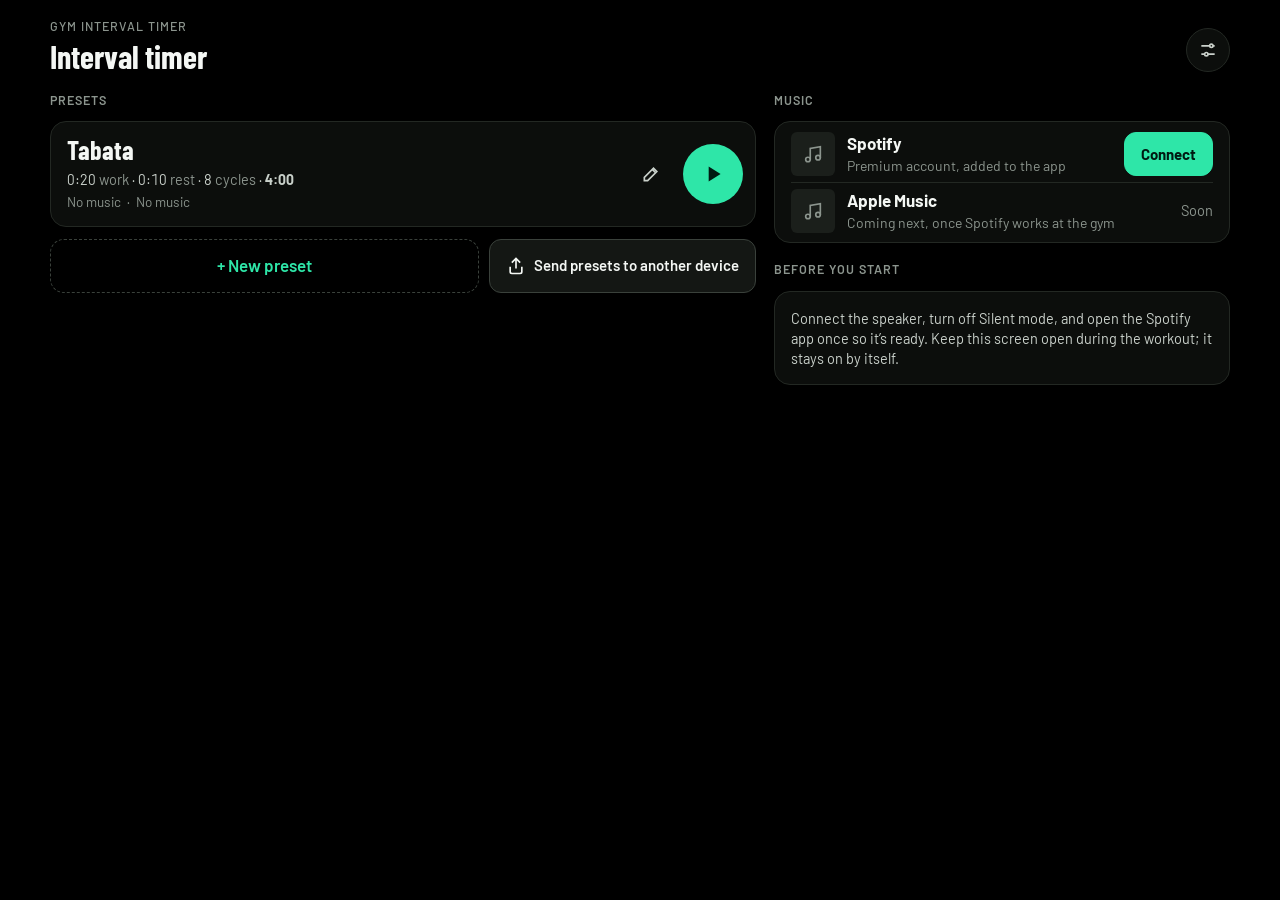
<file: index.html>
<!doctype html>
<html lang="en">
<head>
<meta charset="utf-8">
<meta name="viewport" content="width=device-width, initial-scale=1, viewport-fit=cover">
<meta name="apple-mobile-web-app-capable" content="yes">
<meta name="mobile-web-app-capable" content="yes">
<meta name="apple-mobile-web-app-status-bar-style" content="black">
<meta name="apple-mobile-web-app-title" content="Interval Timer">
<meta name="theme-color" content="#000000">
<title>Interval Timer</title>
<link rel="preconnect" href="https://fonts.googleapis.com">
<link rel="stylesheet" href="https://fonts.googleapis.com/css2?family=Barlow+Condensed:wght@600;700&family=Barlow:wght@400;500;600;700&display=swap">
<link rel="manifest" href="manifest.webmanifest">
<link rel="apple-touch-icon" href="icons/apple-touch-icon.png">
<link rel="icon" type="image/png" sizes="32x32" href="icons/favicon-32.png">
<link rel="stylesheet" href="app.css">
<script src="config.js"></script>
</head>
<body>
<main class="app" id="app"></main>
<script type="module" src="js/app.js"></script>
</body>
</html>
</file>
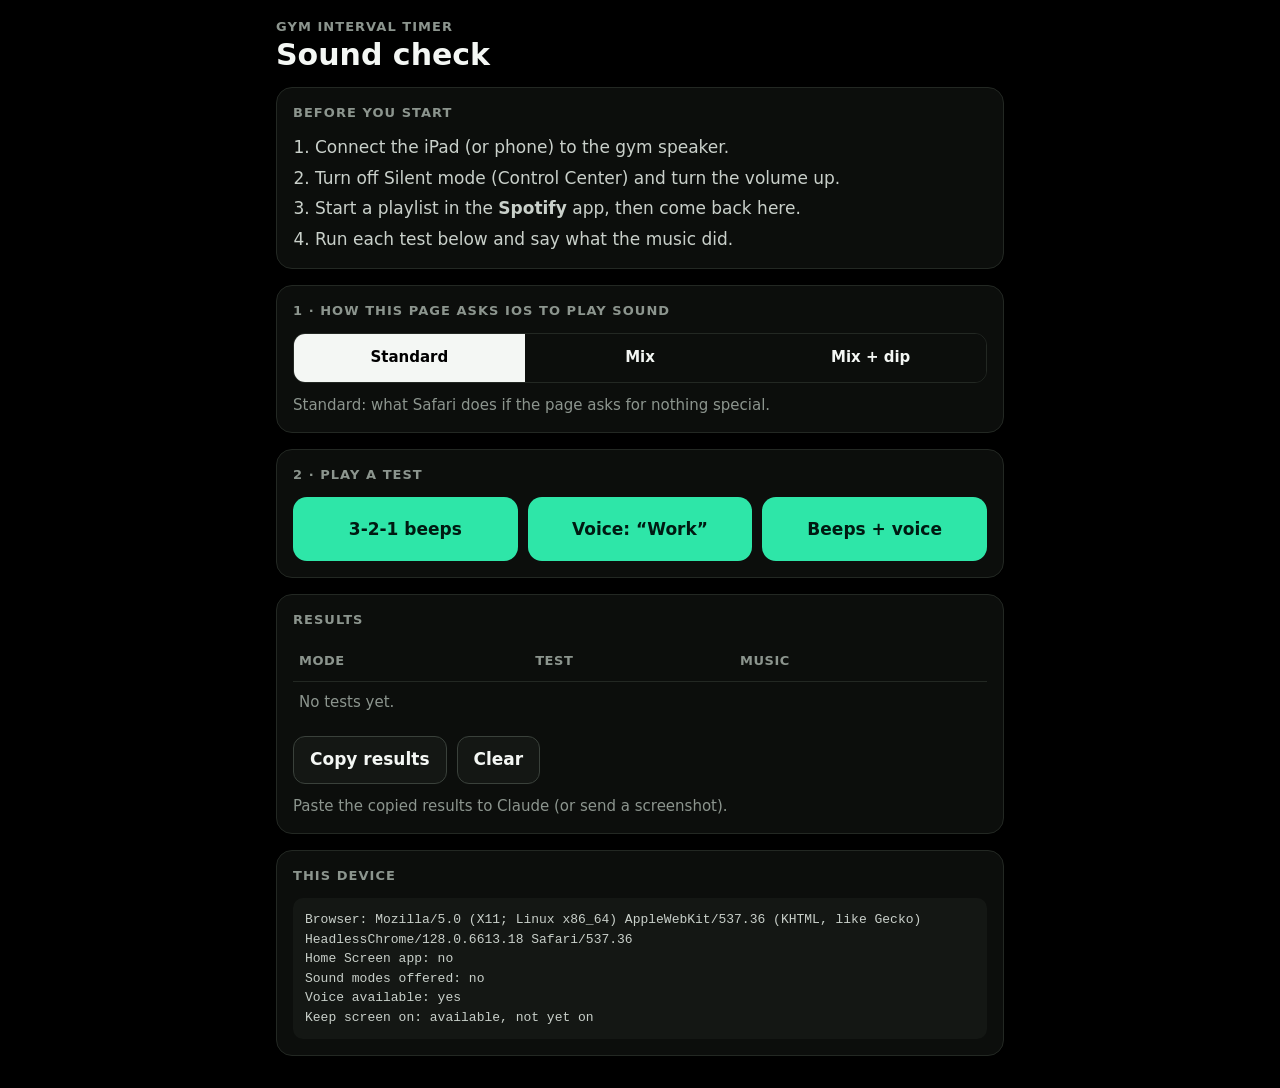
<file: soundcheck/index.html>
<!doctype html>
<html lang="en">
<head>
<meta charset="utf-8">
<meta name="viewport" content="width=device-width, initial-scale=1, viewport-fit=cover">
<meta name="apple-mobile-web-app-capable" content="yes">
<meta name="theme-color" content="#000000">
<title>Sound check · Gym Interval Timer</title>
<style>
:root{--bg:#000;--surface:#0C0E0C;--sunk:#141714;--line:#232823;--line2:#3a413b;--fg:#F4F7F4;--soft:#C9D0CA;--muted:#8C958E;--mint:#2EE6A8;--ink:#001A12;--blue:#5B8CFF;--red:#FF6B5E;--yellow:#FFD23F;color-scheme:dark}
*{box-sizing:border-box}
html,body{margin:0;background:var(--bg);color:var(--fg);font:17px/1.45 -apple-system,system-ui,sans-serif;-webkit-tap-highlight-color:transparent}
button{font:inherit;color:inherit;cursor:pointer}
.wrap{max-width:760px;margin:0 auto;padding:calc(16px + env(safe-area-inset-top)) 16px calc(32px + env(safe-area-inset-bottom));display:flex;flex-direction:column;gap:16px}
h1{margin:4px 0 0;font-size:30px;line-height:1.1}
h1 small{display:block;font-size:13px;font-weight:600;color:var(--muted);letter-spacing:.08em;text-transform:uppercase;margin-bottom:4px}
.card{background:var(--surface);border:1px solid var(--line);border-radius:16px;padding:16px;display:flex;flex-direction:column;gap:12px}
.lab{font-size:13px;font-weight:600;letter-spacing:.08em;text-transform:uppercase;color:var(--muted);margin:0}
ol{margin:0;padding-left:22px;display:flex;flex-direction:column;gap:6px;color:var(--soft)}
p{margin:0}
.muted{color:var(--muted);font-size:15px}
.seg{display:flex;border:1px solid var(--line);border-radius:12px;overflow:hidden}
.seg button{flex:1;min-height:48px;border:0;background:var(--surface);font-weight:600;font-size:15px}
.seg button.on{background:var(--fg);color:#000}
.tests{display:grid;grid-template-columns:repeat(3,minmax(0,1fr));gap:10px}
.big{min-height:64px;border-radius:14px;border:0;background:var(--mint);color:var(--ink);font-weight:700;font-size:17px}
.big:disabled{opacity:.5}
.ask{display:none;flex-direction:column;gap:10px;border:2px solid var(--yellow);border-radius:14px;padding:14px}
.ask.show{display:flex}
.ask b{font-size:17px}
.answers{display:grid;grid-template-columns:repeat(2,minmax(0,1fr));gap:8px}
.answers button{min-height:52px;border-radius:12px;border:1px solid var(--line2);background:var(--sunk);font-weight:600;font-size:15px}
table{width:100%;border-collapse:collapse;font-size:15px}
th,td{text-align:left;padding:10px 6px;border-top:1px solid var(--line)}
th{color:var(--muted);font-weight:600;font-size:13px;letter-spacing:.04em;text-transform:uppercase;border-top:0}
td.r{font-weight:600}
.good{color:var(--mint)}.meh{color:var(--yellow)}.bad{color:var(--red)}
.row{display:flex;gap:10px;flex-wrap:wrap}
.btn{min-height:48px;padding:0 16px;border-radius:12px;border:1px solid var(--line2);background:var(--sunk);font-weight:600}
pre{margin:0;white-space:pre-wrap;font:13px/1.5 ui-monospace,Menlo,monospace;color:var(--soft);background:var(--sunk);border-radius:10px;padding:12px}
@media (max-width:480px){.tests{grid-template-columns:1fr}}
</style>
</head>
<body>
<main class="wrap">
<h1><small>Gym Interval Timer</small>Sound check</h1>

<section class="card">
<p class="lab">Before you start</p>
<ol>
<li>Connect the iPad (or phone) to the gym speaker.</li>
<li>Turn off Silent mode (Control Center) and turn the volume up.</li>
<li>Start a playlist in the <b>Spotify</b> app, then come back here.</li>
<li>Run each test below and say what the music did.</li>
</ol>
</section>

<section class="card">
<p class="lab">1 · How this page asks iOS to play sound</p>
<div class="seg" id="types" role="radiogroup" aria-label="Sound mode">
<button data-t="auto" class="on" role="radio" aria-checked="true">Standard</button>
<button data-t="ambient" role="radio" aria-checked="false">Mix</button>
<button data-t="transient" role="radio" aria-checked="false">Mix + dip</button>
</div>
<p class="muted" id="typenote"></p>
</section>

<section class="card">
<p class="lab">2 · Play a test</p>
<div class="tests">
<button class="big" data-test="beeps">3-2-1 beeps</button>
<button class="big" data-test="voice">Voice: “Work”</button>
<button class="big" data-test="both">Beeps + voice</button>
</div>
<div class="ask" id="ask" aria-live="polite">
<b id="askq">What did the Spotify music do?</b>
<div class="answers">
<button data-a="kept">Kept playing, cue on top</button>
<button data-a="dipped">Got quieter during the cue</button>
<button data-a="paused">Paused or stopped</button>
<button data-a="silent">Didn’t hear the cue</button>
</div>
</div>
</section>

<section class="card">
<p class="lab">Results</p>
<table><thead><tr><th>Mode</th><th>Test</th><th>Music</th></tr></thead><tbody id="results"><tr><td colspan="3" class="muted">No tests yet.</td></tr></tbody></table>
<div class="row"><button class="btn" id="copy">Copy results</button><button class="btn" id="clear">Clear</button></div>
<p class="muted">Paste the copied results to Claude (or send a screenshot).</p>
</section>

<section class="card">
<p class="lab">This device</p>
<pre id="dev"></pre>
</section>
</main>

<script>
(() => {
  'use strict';
  const $ = s => document.querySelector(s);
  const NOTES = {
    auto: 'Standard: what Safari does if the page asks for nothing special.',
    ambient: 'Mix: asks iOS to play the cues alongside other apps’ audio.',
    transient: 'Mix + dip: asks iOS to play the cues on top and lower other audio while they play.'
  };
  const LABEL = { auto: 'Standard', ambient: 'Mix', transient: 'Mix + dip' };
  const TEST = { beeps: '3-2-1 beeps', voice: 'Voice', both: 'Beeps + voice' };
  const ANS = { kept: ['Kept playing', 'good'], dipped: ['Got quieter', 'good'], paused: ['Paused', 'bad'], silent: ['No cue heard', 'bad'] };
  const hasSession = !!(navigator.audioSession && 'type' in navigator.audioSession);
  let type = 'auto', last = null, results = [], wake = null;

  try { results = JSON.parse(localStorage.getItem('soundcheck') || '[]'); } catch (e) {}

  function setType(t) {
    type = t;
    document.querySelectorAll('#types button').forEach(b => { const on = b.dataset.t === t; b.classList.toggle('on', on); b.setAttribute('aria-checked', on); });
    $('#typenote').textContent = NOTES[t] + (hasSession || t === 'auto' ? '' : ' (This iOS version doesn’t offer this setting, so it behaves like Standard.)');
  }

  function applyType() {
    if (hasSession) { try { navigator.audioSession.type = type; } catch (e) {} }
  }

  // A fresh audio context per test, made after the mode is set, so each mode is tested cleanly.
  async function beeps(ctx) {
    const t0 = ctx.currentTime + 0.1;
    const tone = (at, hz, len) => {
      const o = ctx.createOscillator(), g = ctx.createGain();
      o.frequency.value = hz; o.connect(g); g.connect(ctx.destination);
      g.gain.setValueAtTime(0, at); g.gain.linearRampToValueAtTime(0.8, at + 0.01);
      g.gain.setValueAtTime(0.8, at + len - 0.02); g.gain.linearRampToValueAtTime(0, at + len);
      o.start(at); o.stop(at + len);
    };
    tone(t0, 880, 0.16); tone(t0 + 1, 880, 0.16); tone(t0 + 2, 880, 0.16); tone(t0 + 3, 1320, 0.5);
    await new Promise(r => setTimeout(r, 3800));
  }

  function voice() {
    return new Promise(res => {
      if (!('speechSynthesis' in window)) return res();
      const u = new SpeechSynthesisUtterance('Work');
      u.rate = 1.05; u.onend = res; u.onerror = res;
      speechSynthesis.cancel(); speechSynthesis.speak(u);
      setTimeout(res, 3000);
    });
  }

  async function run(test) {
    document.querySelectorAll('[data-test]').forEach(b => b.disabled = true);
    $('#ask').classList.remove('show');
    applyType();
    let ctx = null;
    try {
      if (test !== 'voice') {
        ctx = new (window.AudioContext || window.webkitAudioContext)();
        await ctx.resume();
        await beeps(ctx);
      }
      if (test !== 'beeps') await voice();
    } finally {
      if (ctx) { try { await ctx.close(); } catch (e) {} }
      document.querySelectorAll('[data-test]').forEach(b => b.disabled = false);
    }
    last = { type, test };
    $('#askq').textContent = `${LABEL[type]} · ${TEST[test]}: what did the Spotify music do?`;
    $('#ask').classList.add('show');
    $('#ask').scrollIntoView({ behavior: 'smooth', block: 'nearest' });
  }

  function answer(a) {
    if (!last) return;
    results = results.filter(r => !(r.type === last.type && r.test === last.test));
    results.push({ ...last, a });
    try { localStorage.setItem('soundcheck', JSON.stringify(results)); } catch (e) {}
    last = null;
    $('#ask').classList.remove('show');
    draw();
  }

  function draw() {
    const tb = $('#results');
    if (!results.length) { tb.innerHTML = '<tr><td colspan="3" class="muted">No tests yet.</td></tr>'; return; }
    tb.innerHTML = results.map(r => `<tr><td>${LABEL[r.type]}</td><td>${TEST[r.test]}</td><td class="r ${ANS[r.a][1]}">${ANS[r.a][1] === 'good' ? '✓ ' : '✕ '}${ANS[r.a][0]}</td></tr>`).join('');
  }

  function deviceText() {
    return [
      'Browser: ' + navigator.userAgent,
      'Home Screen app: ' + (navigator.standalone ? 'yes' : 'no'),
      'Sound modes offered: ' + (hasSession ? 'yes' : 'no'),
      'Voice available: ' + ('speechSynthesis' in window ? 'yes' : 'no'),
      'Keep screen on: ' + (wake ? 'yes' : ('wakeLock' in navigator ? 'available, not yet on' : 'not offered'))
    ].join('\n');
  }
  function drawDev() { $('#dev').textContent = deviceText(); }

  async function keepAwake() {
    if (!('wakeLock' in navigator) || wake) return;
    try { wake = await navigator.wakeLock.request('screen'); wake.addEventListener('release', () => { wake = null; drawDev(); }); } catch (e) {}
    drawDev();
  }

  document.addEventListener('click', e => {
    const t = e.target.closest('[data-t]'); if (t) return setType(t.dataset.t);
    const b = e.target.closest('[data-test]'); if (b) { keepAwake(); return run(b.dataset.test); }
    const a = e.target.closest('[data-a]'); if (a) return answer(a.dataset.a);
  });
  $('#copy').addEventListener('click', async () => {
    const txt = 'Sound check results\n' + results.map(r => `${LABEL[r.type]} · ${TEST[r.test]}: ${ANS[r.a][0]}`).join('\n') + '\n\n' + deviceText();
    try { await navigator.clipboard.writeText(txt); $('#copy').textContent = 'Copied'; }
    catch (e) { prompt('Copy these results:', txt); }
    setTimeout(() => { $('#copy').textContent = 'Copy results'; }, 1500);
  });
  $('#clear').addEventListener('click', () => { results = []; try { localStorage.removeItem('soundcheck'); } catch (e) {} draw(); });
  document.addEventListener('visibilitychange', () => { if (!document.hidden && wake === null && results.length) keepAwake(); });

  setType('auto'); draw(); drawDev();
})();
</script>
</body>
</html>
</file>
<file: app.css>
:root{
  --bg:#000;--surface:#0C0E0C;--sunk:#141714;--raised:#1B1F1B;--line:#232823;--line2:#3A413B;
  --fg:#F4F7F4;--soft:#C9D0CA;--muted:#8C958E;--mint:#2EE6A8;--ink:#001A12;--blue:#5B8CFF;--blue2:#9DB8FF;
  --yellow:#FFD23F;--red:#FF6B5E;
  --display:"Barlow Condensed","Arial Narrow",system-ui,sans-serif;
  --body:"Barlow",-apple-system,system-ui,sans-serif;
  color-scheme:dark;
}
*{box-sizing:border-box}
html,body{margin:0;background:var(--bg);color:var(--fg);font:17px/1.4 var(--body);-webkit-tap-highlight-color:transparent;-webkit-text-size-adjust:100%}
body{min-height:100dvh}
button,input{font:inherit;color:inherit}
button{cursor:pointer;touch-action:manipulation}
:focus-visible{outline:2px solid var(--mint);outline-offset:2px}
[hidden]{display:none!important}
.app{min-height:100dvh;padding:calc(12px + env(safe-area-inset-top)) calc(16px + env(safe-area-inset-right)) calc(20px + env(safe-area-inset-bottom)) calc(16px + env(safe-area-inset-left))}
.wrap{max-width:1180px;margin:0 auto;display:flex;flex-direction:column;gap:14px}
.top{display:flex;align-items:flex-end;justify-content:space-between;gap:12px;padding-top:6px}
.top h1{margin:0;font-family:var(--display);font-weight:700;font-size:32px;line-height:1}
.top small{display:block;font-family:var(--body);font-weight:500;font-size:12.5px;color:var(--muted);letter-spacing:.08em;text-transform:uppercase;margin-bottom:4px}
.lab{font-size:12.5px;font-weight:600;letter-spacing:.08em;text-transform:uppercase;color:var(--muted);margin:6px 0 0}
.muted{color:var(--muted);font-size:14.5px;margin:0}
.card{background:var(--surface);border:1px solid var(--line);border-radius:16px;padding:16px;display:flex;flex-direction:column;gap:12px}
.rows{padding:4px 16px;gap:0}
.rowi{display:flex;align-items:center;gap:12px;min-height:56px}
.rowi+.rowi{border-top:1px solid var(--line)}
.rowi .t{flex:1;min-width:0;display:flex;flex-direction:column}
.rowi .t em{font-style:normal;font-size:14px;color:var(--muted)}
.ok{font-weight:700;color:var(--mint);font-size:15px;white-space:nowrap}
.warn{font-weight:700;color:var(--yellow);font-size:15px}
.btn{min-height:44px;padding:0 16px;border-radius:12px;border:1px solid var(--line2);background:var(--sunk);font-weight:600;font-size:15px;display:inline-flex;align-items:center;justify-content:center;gap:8px}
.btn.primary{background:var(--mint);border-color:var(--mint);color:var(--ink);font-weight:700}
.btn.ghost{background:none;border-color:transparent;color:var(--mint);padding:0 6px}
.btn.danger{color:var(--red)}
.btn svg,.ib svg{width:20px;height:20px;fill:none;stroke:currentColor;stroke-width:2}
.ib{width:44px;height:44px;border-radius:50%;border:1px solid var(--line);background:var(--surface);display:grid;place-items:center;color:var(--soft);flex:none}
.home{display:grid;gap:18px;grid-template-columns:minmax(0,1fr)}
@media (min-width:860px){.home{grid-template-columns:minmax(0,1.55fr) minmax(0,1fr)}}
.col{display:flex;flex-direction:column;gap:12px;min-width:0}
.pre{display:flex;align-items:center;gap:10px;background:var(--surface);border:1px solid var(--line);border-radius:16px;padding:14px 12px 14px 16px}
.pre .t{flex:1;min-width:0;display:flex;flex-direction:column;gap:4px}
.pre h2{margin:0;font-family:var(--display);font-weight:700;font-size:26px;line-height:1.1;overflow-wrap:anywhere}
.nums{font-size:14.5px;color:var(--soft);font-variant-numeric:tabular-nums}.nums em{font-style:normal;color:var(--muted)}
.mus{display:flex;flex-wrap:wrap;align-items:center;gap:6px;font-size:13.5px;color:var(--muted)}
.src{display:inline-flex;align-items:center;height:20px;padding:0 6px;border-radius:4px;font-size:11px;font-weight:700;letter-spacing:.03em;border:1px solid #5f6862;color:var(--soft)}
.go{flex:none;width:60px;height:60px;border-radius:50%;border:0;background:var(--mint);color:var(--ink);display:grid;place-items:center}
.go svg{width:26px;height:26px;fill:currentColor}
.add{min-height:54px;border-radius:14px;border:1.5px dashed var(--line2);background:none;font-weight:600;color:var(--mint);flex:1}
.addrow{display:flex;gap:10px;flex-wrap:wrap}
.banner{display:flex;gap:10px;align-items:flex-start;border:1.5px solid var(--yellow);border-radius:14px;padding:12px 14px;background:#1a1606}
.banner p{margin:0;flex:1}
.banner b{color:var(--yellow)}

/* edit */
.ehead{display:flex;align-items:center;gap:8px}
.ehead h1{flex:1;margin:0;text-align:center;font-family:var(--display);font-size:28px}
.ehead .btn.ghost{min-width:72px}
.edit{display:grid;gap:14px;grid-template-columns:minmax(0,1fr)}
@media (min-width:860px){.edit{grid-template-columns:repeat(3,minmax(0,1fr))}}
.name{min-height:52px;border-radius:10px;border:1px solid var(--line2);background:#000;padding:0 12px;font-family:var(--display);font-weight:700;font-size:24px;width:100%}
.f{display:flex;align-items:center;justify-content:space-between;gap:10px;min-height:56px}
.f label,.f .l{font-weight:600;color:var(--soft)}
.f input{width:118px;min-height:52px;border-radius:10px;border:1.5px solid var(--line2);background:#000;padding:0 12px;font-family:var(--display);font-weight:700;font-size:30px;text-align:right;font-variant-numeric:tabular-nums}
.f input.w{border-color:var(--mint)}.f input.r{border-color:var(--blue)}
.f input:invalid,.f input.bad{border-color:var(--red)}
.step{display:flex;align-items:center;gap:6px}
.step b{min-width:64px;text-align:center;font-family:var(--display);font-size:30px;font-variant-numeric:tabular-nums}
.step button{width:44px;height:44px;border-radius:50%;border:0;background:var(--sunk);font-size:22px;font-weight:600}
.tot{display:flex;justify-content:space-between;align-items:baseline;border-top:1px solid var(--line);padding-top:12px;color:var(--soft);font-size:15px}
.tot b{font-family:var(--display);font-size:30px;color:var(--fg)}
.badge{display:inline-flex;align-items:center;gap:6px;height:30px;padding:0 10px;border-radius:6px;font-size:14px;font-weight:700;letter-spacing:.06em;align-self:flex-start}
.badge svg{width:12px;height:12px}
.bw{background:var(--mint);color:var(--ink)}
.br{border:1.5px solid var(--blue);color:var(--blue2)}
.ph{display:flex;align-items:center;gap:10px}
.seg{display:flex;border:1px solid var(--line);border-radius:10px;overflow:hidden}
.seg button{flex:1;min-height:44px;border:0;background:var(--surface);font-weight:600;font-size:14.5px;display:flex;align-items:center;justify-content:center;gap:6px;padding:0 6px}
.seg button.on{background:var(--fg);color:#000}
.seg button:disabled{color:#5f6862;cursor:default}
.seg svg{width:16px;height:16px;fill:none;stroke:currentColor;stroke-width:2}
.pick{display:flex;align-items:center;gap:12px;width:100%;min-height:60px;border-radius:10px;border:1px solid var(--line);background:var(--sunk);padding:8px 12px;text-align:left}
.art{flex:none;width:44px;height:44px;border-radius:6px;background:var(--raised);display:grid;place-items:center;color:var(--muted)}
.art svg{width:22px;height:22px;fill:none;stroke:currentColor;stroke-width:1.8}
.pick .t{flex:1;min-width:0;display:flex;flex-direction:column}
.pick b{font-weight:600;overflow:hidden;text-overflow:ellipsis;white-space:nowrap}.pick em{font-style:normal;font-size:13px;color:var(--muted)}
.ch{color:var(--muted);font-size:22px}
.sw{display:flex;align-items:center;justify-content:space-between;gap:10px;min-height:52px}
.sw .t{display:flex;flex-direction:column}.sw .t em{font-style:normal;font-size:13px;color:var(--muted)}
.tg{flex:none;display:inline-flex;align-items:center;gap:8px;border:0;background:none;padding:0;min-height:44px}
.tg i{position:relative;width:51px;height:31px;border-radius:16px;background:#3a413b}
.tg i::after{content:"";position:absolute;left:2px;top:2px;width:27px;height:27px;border-radius:50%;background:var(--muted)}
.tg b{font-size:13px;color:var(--muted)}
.tg[aria-checked="true"] i{background:var(--mint)}
.tg[aria-checked="true"] i::after{left:auto;right:2px;background:var(--ink)}
.tg[aria-checked="true"] b{color:var(--mint)}
.tg:disabled{opacity:.45}
.why{font-size:13.5px;color:var(--muted);margin:0}
.start{min-height:56px;border-radius:14px;border:0;background:var(--mint);color:var(--ink);font-weight:700;font-size:18px;display:flex;align-items:center;justify-content:center;gap:10px;width:100%}
.start svg{width:20px;height:20px;fill:currentColor}

/* sheet */
.sheet{position:fixed;inset:0;z-index:20;display:flex;align-items:flex-end;justify-content:center;background:rgba(0,0,0,.6)}
.sheet .box{width:min(640px,100%);max-height:88dvh;display:flex;flex-direction:column;background:var(--surface);border:1px solid var(--line);border-radius:18px 18px 0 0;padding:10px 16px calc(16px + env(safe-area-inset-bottom))}
@media (min-width:700px){.sheet{align-items:center}.sheet .box{border-radius:18px}}
.sheet .hd{display:flex;align-items:center;gap:8px;min-height:52px}
.sheet .hd h2{flex:1;margin:0;text-align:center;font-family:var(--display);font-size:24px}
.sheet .bd{overflow-y:auto;display:flex;flex-direction:column;gap:10px;padding-bottom:6px}
.search{min-height:46px;border-radius:10px;border:1px solid var(--line);background:var(--sunk);padding:0 12px;width:100%}
.it{display:flex;align-items:center;gap:12px;min-height:64px;border:0;border-top:1px solid var(--line);background:none;padding:8px 0;text-align:left;width:100%}
.it .t{flex:1;min-width:0;display:flex;flex-direction:column}
.it b{font-weight:600}.it em{font-style:normal;font-size:13px;color:var(--muted)}
.it.on b{color:var(--mint)}
.sel{flex:none;font-size:14px;font-weight:700;color:var(--mint)}
.link{width:100%;min-height:46px;border-radius:10px;border:1px solid var(--line2);background:#000;padding:0 10px;font-size:13px;color:var(--soft)}

/* run */
.run{position:fixed;inset:0;display:flex;flex-direction:column;overflow:hidden;
  padding:calc(10px + env(safe-area-inset-top)) calc(16px + env(safe-area-inset-right)) calc(16px + env(safe-area-inset-bottom)) calc(16px + env(safe-area-inset-left))}
.run.work{background:var(--mint);color:var(--ink)}
.run.rest{background:#000;color:var(--fg);box-shadow:inset 0 0 0 7px var(--blue)}
.run.ready{background:var(--sunk);color:var(--fg)}
.run .grid{flex:1;min-height:0;display:flex;flex-direction:column;gap:12px}
@media (min-width:860px) and (orientation:landscape){.run .grid{display:grid;grid-template-columns:minmax(0,1fr) 360px;gap:32px}.run .side{padding-top:66px}}
.run .main{flex:1;min-height:0;display:flex;flex-direction:column;gap:12px}
.rbar{display:flex;align-items:center;justify-content:space-between;gap:10px;min-height:52px}
.rbar .nm{font-family:var(--display);font-weight:700;font-size:21px;overflow:hidden;text-overflow:ellipsis;white-space:nowrap;text-align:center;flex:1}
.end{flex:none;min-height:44px;padding:0 14px;border-radius:22px;border:1.5px solid currentColor;background:none;font-weight:700;font-size:14px;opacity:.85;user-select:none;-webkit-user-select:none;-webkit-touch-callout:none;position:relative;overflow:hidden}
.end i{position:absolute;left:0;top:0;bottom:0;width:0;background:currentColor;opacity:.25}
.end.hold i{width:100%;transition:width .8s linear}
.cyc{flex:none;min-width:60px;text-align:right;font-family:var(--display);font-size:23px;font-weight:700;font-variant-numeric:tabular-nums}
.cyc em{font-style:normal;font-size:15px;font-family:var(--body);font-weight:600}
.dots{display:flex;gap:3px}
.dots i{flex:1;height:10px;border-radius:2px;background:currentColor;opacity:.18}
.dots i.d{opacity:1}
.dots i.c{opacity:1;background:none;box-shadow:inset 0 0 0 2px currentColor}
.run.rest .dots{color:var(--blue2)}
.mid{flex:1;min-height:0;display:flex;flex-direction:column;align-items:center;justify-content:center}
.word{display:flex;align-items:center;gap:12px;font-family:var(--display);font-weight:700;font-size:clamp(40px,7vw,64px);letter-spacing:.1em;line-height:1;margin:0}
.word svg{width:.62em;height:.62em}
.big{font-family:var(--display);font-weight:700;font-size:clamp(120px,min(26vw,34vh),300px);line-height:1;font-variant-numeric:tabular-nums;margin:0}
.run.rest .word,.run.rest .big{color:var(--blue2)}
.run.ready .word,.run.ready .big{color:var(--yellow)}
.prog{width:100%;height:12px;border-radius:6px;background:currentColor;position:relative;overflow:hidden}
.prog::before{content:"";position:absolute;inset:0;background:inherit}
.run.work .prog{background:rgba(0,26,18,.18)}.run.rest .prog{background:var(--raised)}
.prog i{position:absolute;left:0;top:0;bottom:0;width:0;background:var(--ink)}
.run.rest .prog i{background:var(--blue)}
.under{display:flex;justify-content:space-between;gap:10px;width:100%;margin-top:10px;font-size:clamp(15px,1.8vw,19px);font-weight:600}
.run.rest .under{color:var(--soft)}
.side{display:flex;flex-direction:column;gap:10px}
.np{display:flex;align-items:center;gap:12px;border-radius:14px;padding:10px 12px;background:var(--ink);color:var(--fg)}
.run.rest .np,.run.ready .np{background:var(--surface);border:1px solid var(--line)}
.np .t{flex:1;min-width:0;display:flex;flex-direction:column;font-size:14px}
.np b{font-size:15px;overflow:hidden;text-overflow:ellipsis;white-space:nowrap}
.np em{font-style:normal;color:#A9B2AB;font-size:13px;overflow:hidden;text-overflow:ellipsis;white-space:nowrap}
.np .skip{flex:none;width:44px;height:44px;border-radius:50%;border:0;background:var(--raised);color:var(--fg);display:grid;place-items:center}
.np .skip svg{width:20px;height:20px;fill:currentColor}
.queued{font-size:14px;font-weight:600;display:flex;justify-content:space-between;gap:8px;padding:0 4px;opacity:.85}.queued span:last-child{white-space:nowrap}
.rerr{border-radius:12px;padding:10px 12px;background:#000;color:var(--fg);font-size:14px;font-weight:600;border:1.5px solid var(--yellow)}
.ctl{display:flex;gap:12px}
.ctl button{flex:1;min-height:64px;border-radius:16px;border:2px solid currentColor;background:none;font-weight:700;font-size:17px;display:flex;align-items:center;justify-content:center;gap:8px}
.run.rest .ctl button,.run.ready .ctl button{border-color:var(--line2)}
.ctl button.p{background:var(--ink);color:var(--mint);border-color:var(--ink)}
.run.rest .ctl button.p,.run.ready .ctl button.p{background:var(--fg);color:#000;border-color:var(--fg)}
.ctl svg{width:22px;height:22px;fill:currentColor}
@media (min-width:860px) and (orientation:landscape){.ctl{flex-direction:column;margin-top:auto}.ctl button{min-height:72px;flex:none}}
.loading{position:fixed;inset:0;display:grid;place-items:center;background:var(--sunk);text-align:center;padding:24px}
.loading .box{display:flex;flex-direction:column;gap:14px;align-items:center;max-width:460px}

/* done */
.done{max-width:640px;margin:0 auto;display:flex;flex-direction:column;gap:14px;text-align:center;padding-top:6vh}
.done .ok2{width:84px;height:84px;margin:0 auto;border-radius:50%;border:3px solid var(--mint);display:grid;place-items:center;color:var(--mint)}
.done .ok2 svg{width:44px;height:44px;fill:none;stroke:currentColor;stroke-width:3}
.done h1{margin:0;font-family:var(--display);font-size:38px;line-height:1.1}
.stats{display:grid;grid-template-columns:repeat(3,minmax(0,1fr));gap:8px}
.stats b{display:block;font-family:var(--display);font-size:30px;font-variant-numeric:tabular-nums}
.stats span{font-size:13px;color:var(--muted)}
.toast{position:fixed;left:50%;transform:translateX(-50%);bottom:calc(24px + env(safe-area-inset-bottom));background:var(--fg);color:#000;padding:10px 16px;border-radius:10px;font-weight:600;z-index:30;max-width:calc(100% - 32px)}
@media (prefers-reduced-motion:reduce){*{transition:none!important}}

/* Home Screen app: iOS draws the clock, battery and (on iPad) the window controls over the top of
   the app and blurs the edge under them, and iPad doesn't always report that space. Leave room. */
@media (display-mode: standalone){
  .app{padding-top:calc(max(env(safe-area-inset-top), 24px) + 24px)}
  .run{padding-top:calc(max(env(safe-area-inset-top), 24px) + 20px)}
  .sheet .box{margin-top:calc(max(env(safe-area-inset-top), 24px) + 12px)}
}
</file>
